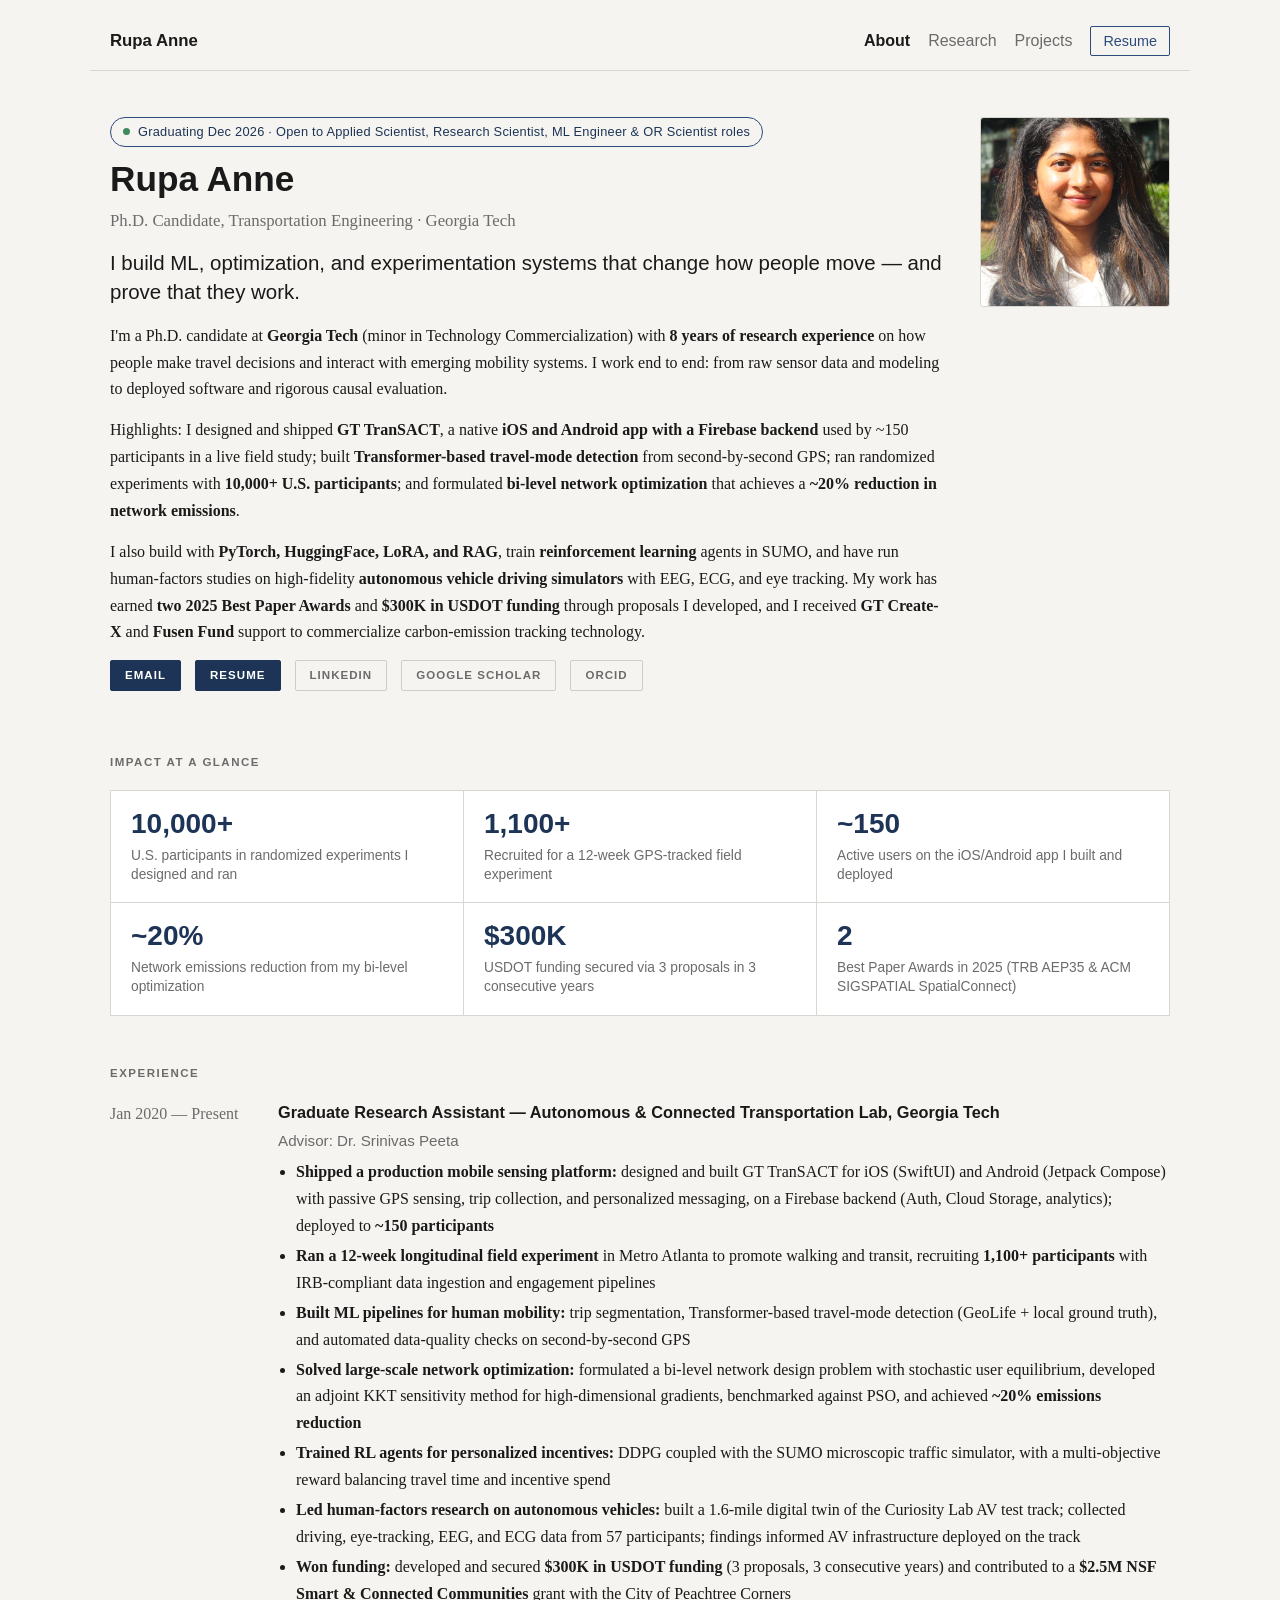
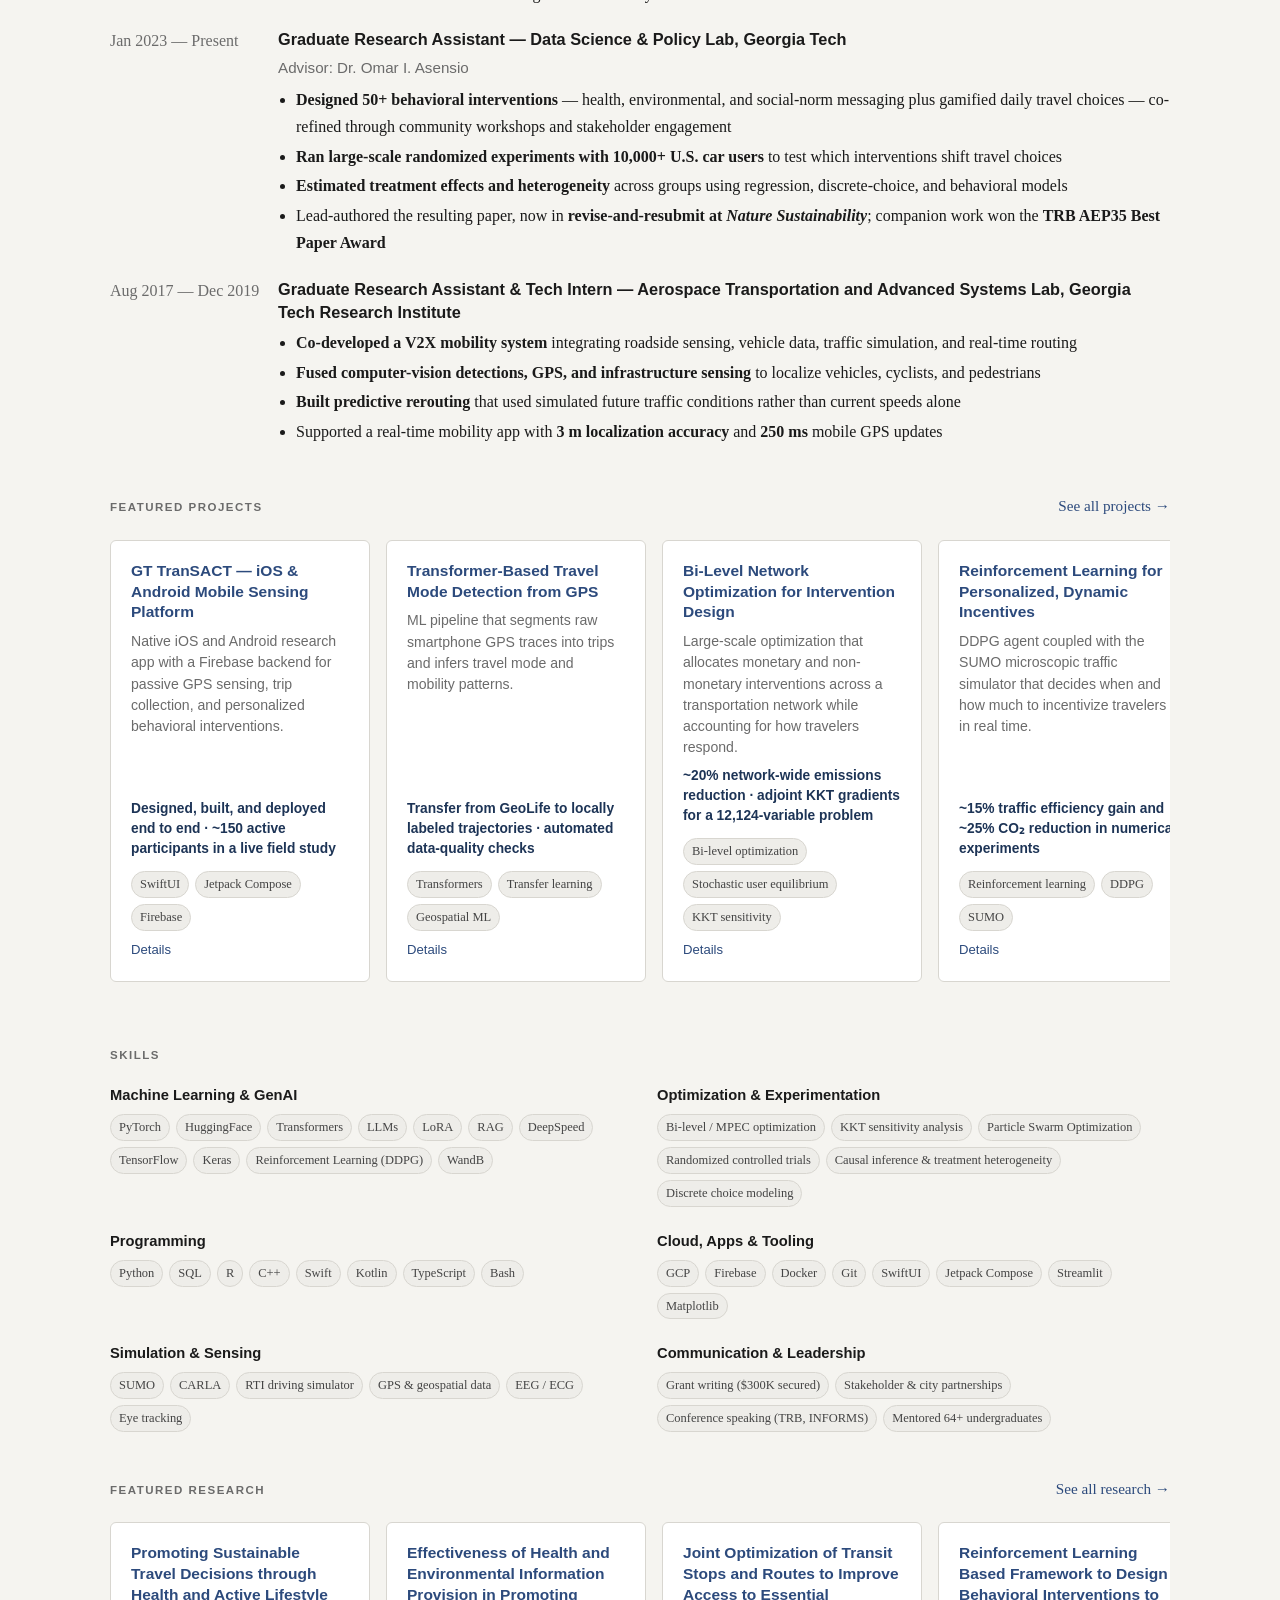
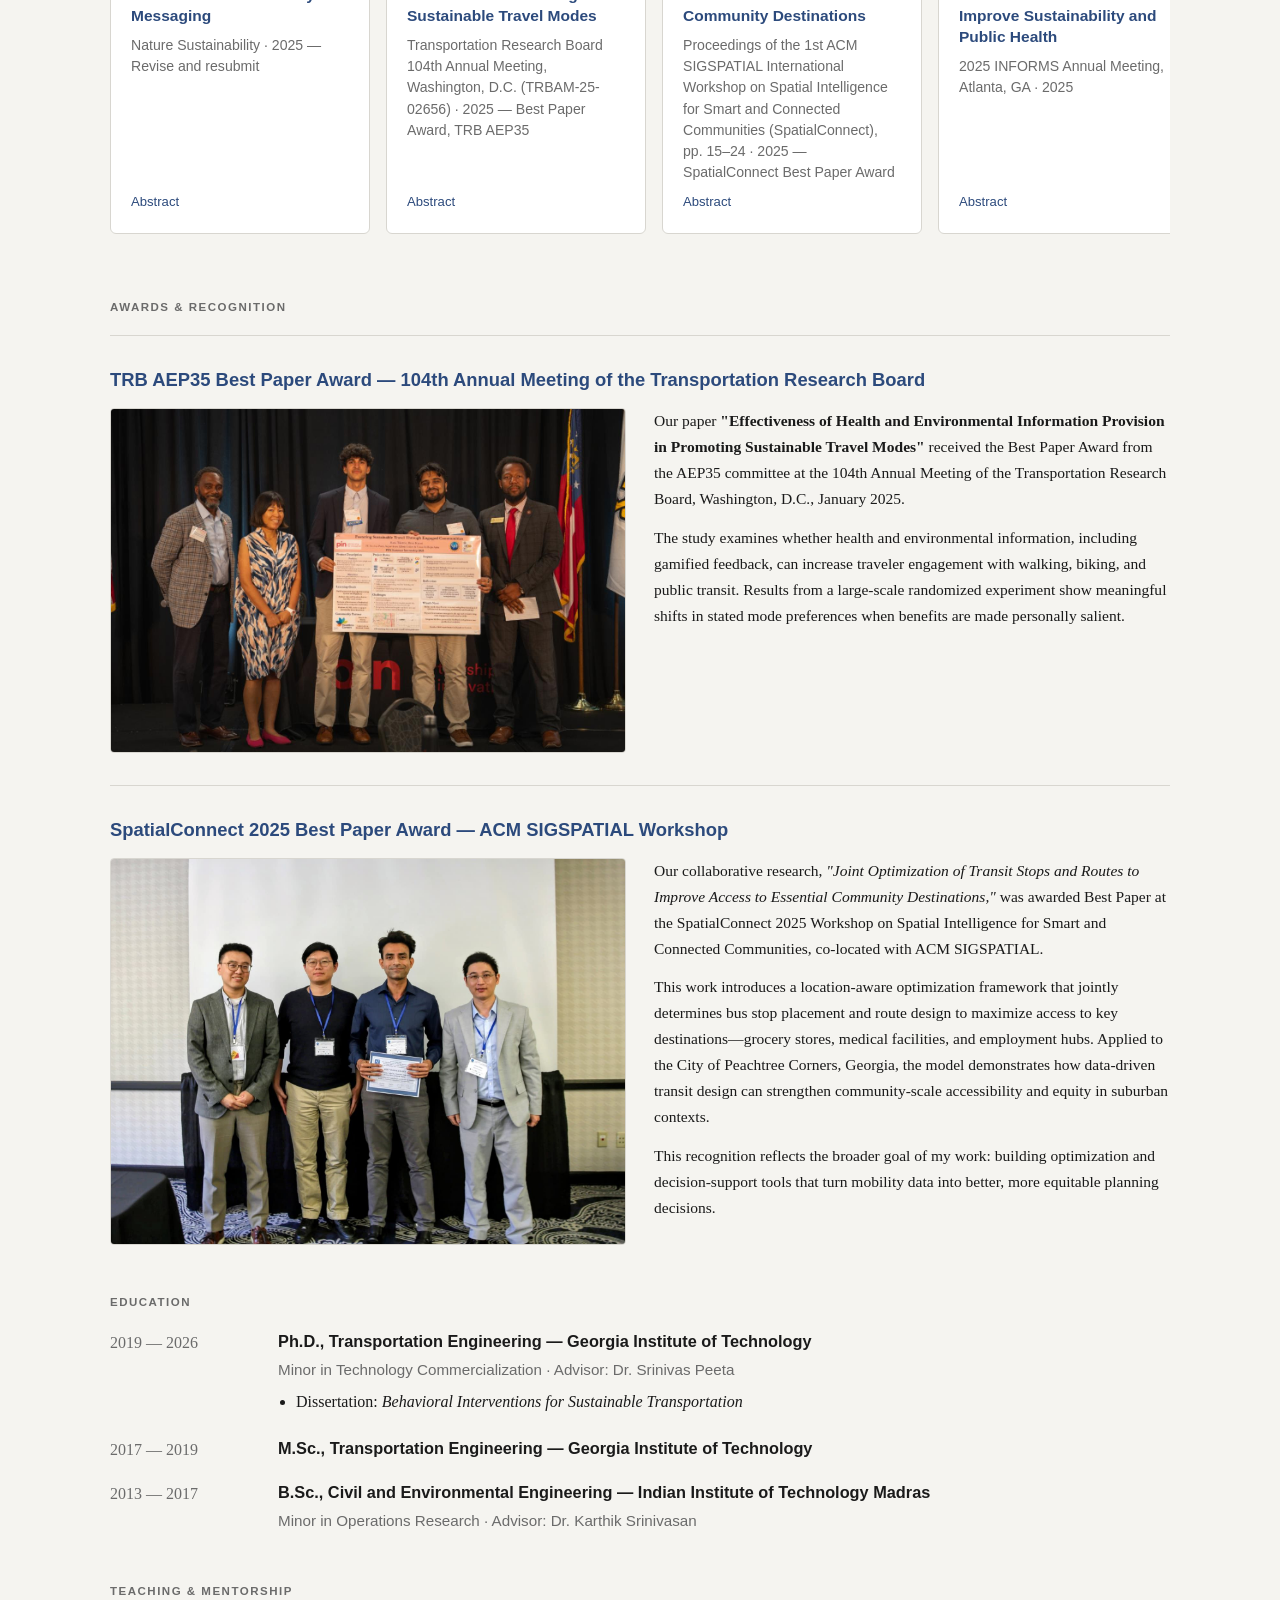
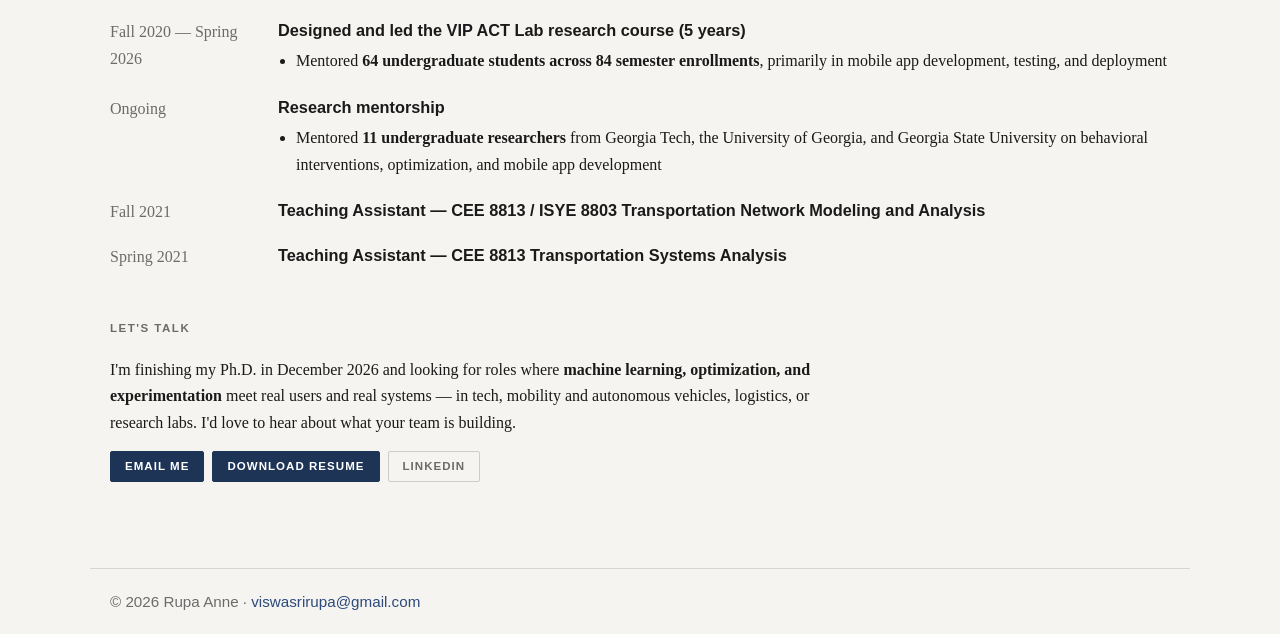
<file: index.html>
<!doctype html>
<html lang="en">
<head>
  <meta charset="utf-8" />
  <meta name="viewport" content="width=device-width, initial-scale=1" />
  <title>Rupa Anne — Applied ML, Optimization &amp; Behavioral Experimentation</title>
  <meta name="description" content="Rupa Anne (Viswa Sri Rupa Anne) — Georgia Tech Ph.D. candidate building ML, optimization, and large-scale experimentation systems for human mobility. Open to Applied Scientist, Research Scientist, ML Engineer, and OR Scientist roles." />
  <meta property="og:title" content="Rupa Anne — Applied ML, Optimization & Behavioral Experimentation" />
  <meta property="og:description" content="Georgia Tech Ph.D. candidate: production mobile sensing app, Transformer-based GPS mode detection, 10,000+ participant RCTs, and bi-level network optimization. Two 2025 Best Paper Awards." />
  <meta property="og:type" content="website" />
  <meta property="og:url" content="https://viswasrirupa.github.io/" />
  <meta property="og:image" content="https://viswasrirupa.github.io/assets/avatar.png" />
  <link rel="stylesheet" href="styles.css" />
  <link rel="icon" href="favicon.ico" />
</head>
<body data-page="home">
  <header class="site-header">
    <a class="brand" href="index.html">Rupa Anne</a>
    <nav class="nav" aria-label="Primary navigation">
      <a class="nav-link" href="index.html">About</a>
      <a class="nav-link" href="research.html">Research</a>
      <a class="nav-link" href="projects.html">Projects</a>
      <a class="nav-link nav-cta" id="nav-resume" href="assets/Rupa_Anne_Resume.pdf" target="_blank" rel="noopener">Resume</a>
    </nav>
  </header>

  <main class="container">
    <section class="intro split">
      <div>
        <p class="availability" id="profile-availability"></p>
        <h1 id="profile-name">Rupa Anne</h1>
        <p class="subtitle" id="profile-title">Ph.D. Candidate · Georgia Tech</p>
        <p class="headline" id="profile-headline"></p>
        <div id="profile-hero"></div>
        <p class="link-row" id="profile-links"></p>
      </div>
      <figure class="portrait-wrap">
        <img src="assets/avatar.png" alt="Portrait of Rupa Anne" class="portrait" />
      </figure>
    </section>

    <section class="section" aria-label="Impact at a glance">
      <h2>Impact at a Glance</h2>
      <div class="stats" id="stats-list"></div>
    </section>

    <section class="section">
      <h2>Experience</h2>
      <div class="timeline-lite" id="experience-list"></div>
    </section>

    <section class="section">
      <div class="section-heading-line">
        <h2>Featured Projects</h2>
        <a href="projects.html">See all projects →</a>
      </div>
      <div class="card-scroll" id="featured-projects"></div>
    </section>

    <section class="section">
      <h2>Skills</h2>
      <div class="skills" id="skills-list"></div>
    </section>

    <section class="section">
      <div class="section-heading-line">
        <h2>Featured Research</h2>
        <a href="research.html">See all research →</a>
      </div>
      <div class="card-scroll" id="featured-publications"></div>
    </section>

    <section class="section" id="awards-section">
      <h2>Awards &amp; Recognition</h2>
      <div id="awards-list"></div>
    </section>

    <section class="section">
      <h2>Education</h2>
      <div class="timeline-lite" id="education-list"></div>
    </section>

    <section class="section">
      <h2>Teaching &amp; Mentorship</h2>
      <div class="timeline-lite" id="teaching-list"></div>
    </section>

    <section class="section contact-cta">
      <h2>Let's Talk</h2>
      <p id="contact-text"></p>
      <p class="entry-links" id="contact-links"></p>
    </section>
  </main>

  <footer class="site-footer">© <span id="year"></span> Rupa Anne · <a href="mailto:viswasrirupa@gmail.com">viswasrirupa@gmail.com</a></footer>
  <script src="script.js"></script>
</body>
</html>
</file>
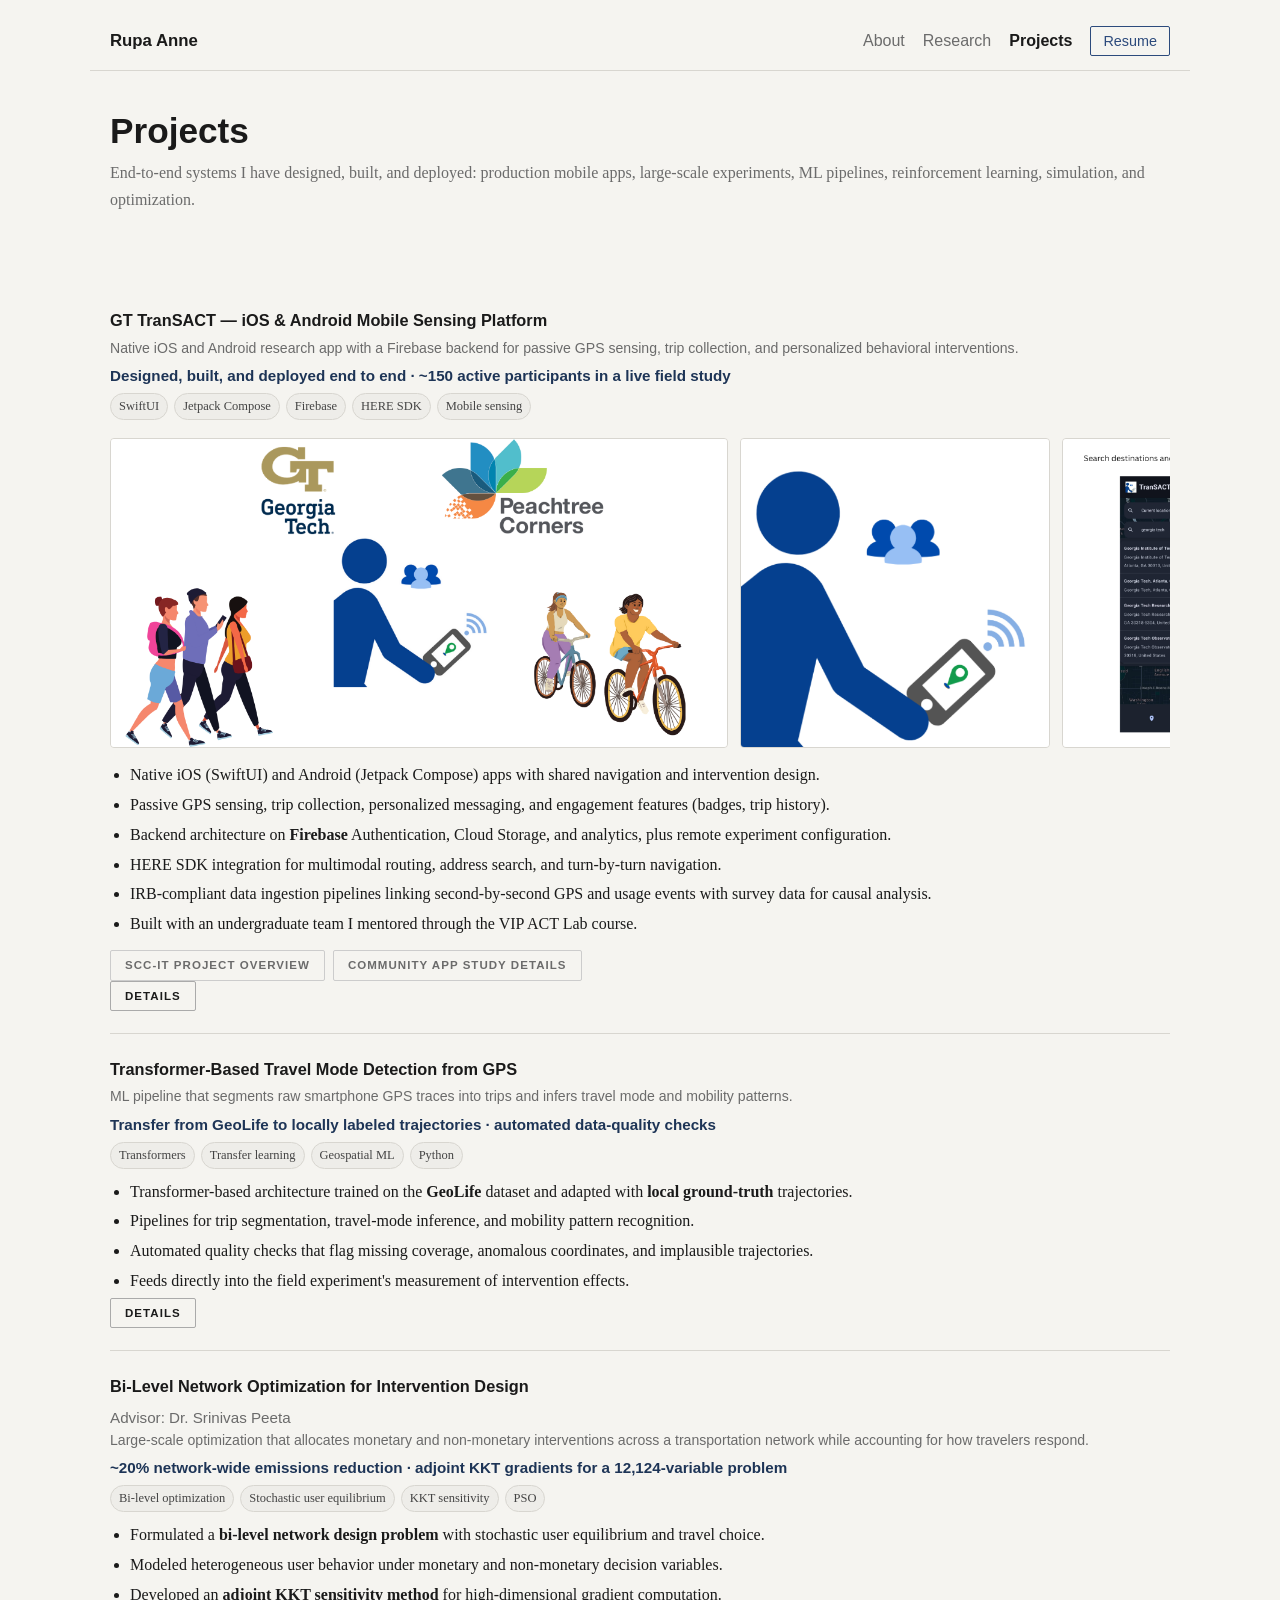
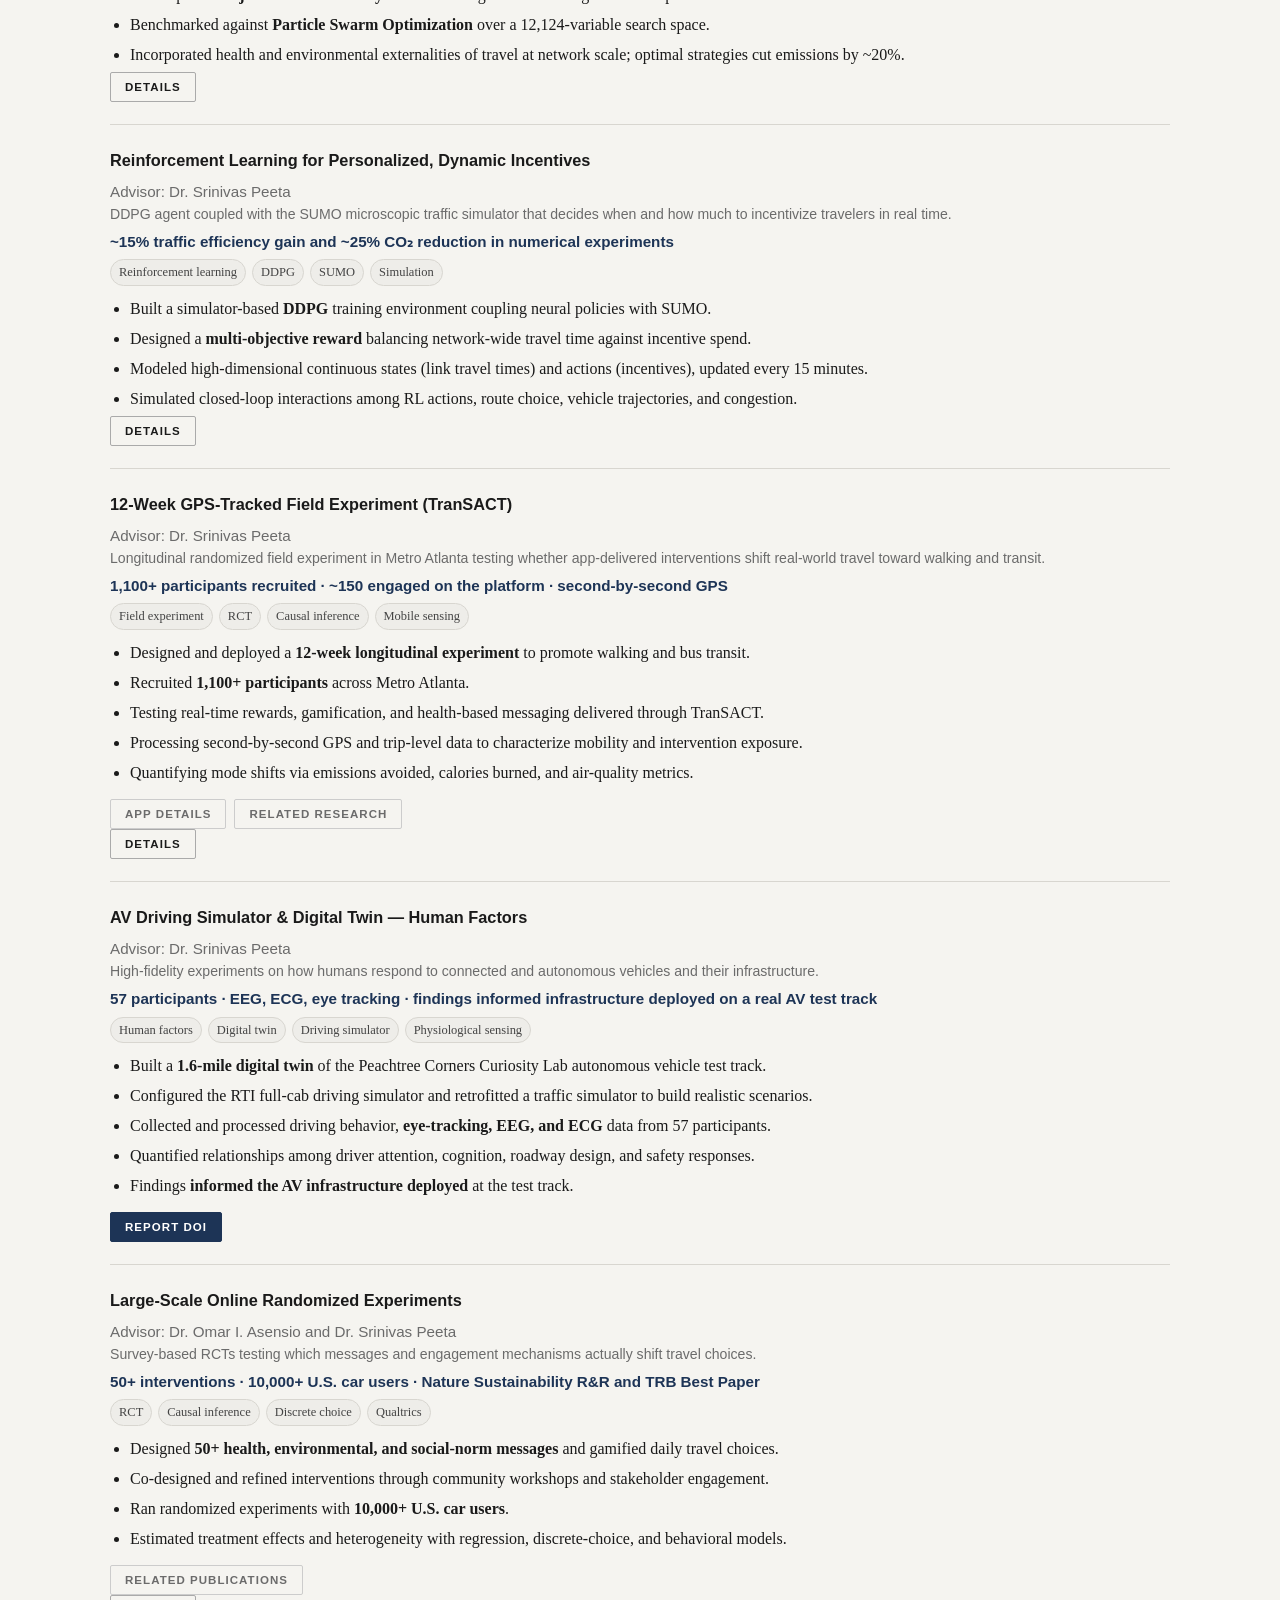
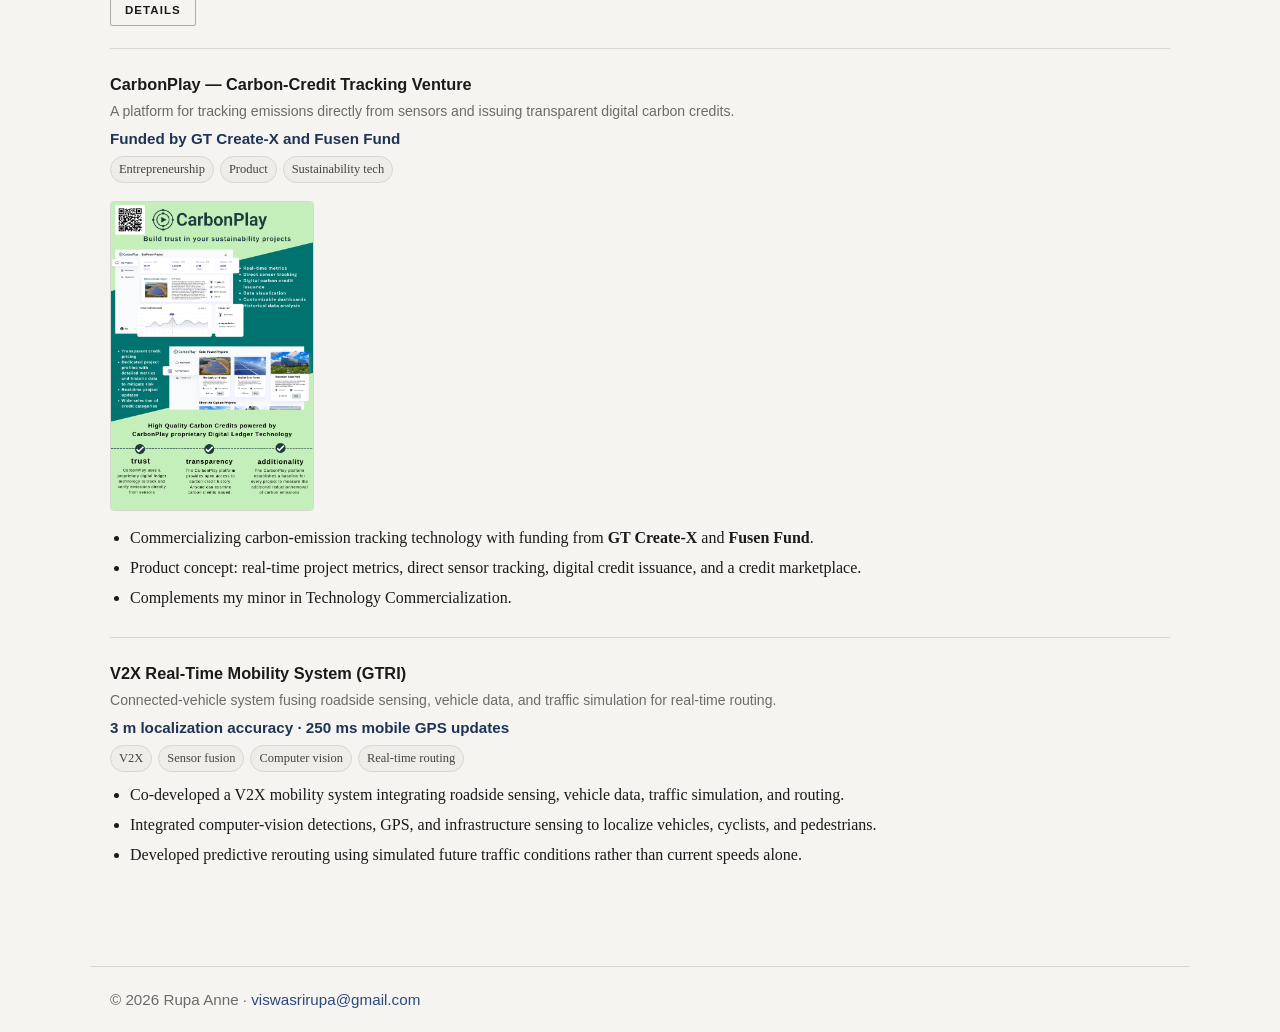
<file: projects.html>
<!doctype html>
<html lang="en">
<head>
  <meta charset="utf-8" />
  <meta name="viewport" content="width=device-width, initial-scale=1" />
  <title>Projects — Rupa Anne</title>
  <link rel="stylesheet" href="styles.css" />
  <link rel="icon" href="favicon.ico" />
</head>
<body data-page="projects">
  <header class="site-header">
    <a class="brand" href="index.html">Rupa Anne</a>
    <nav class="nav" aria-label="Primary navigation">
      <a class="nav-link" href="index.html">About</a>
      <a class="nav-link" href="research.html">Research</a>
      <a class="nav-link" href="projects.html">Projects</a>
      <a class="nav-link nav-cta" href="assets/Rupa_Anne_Resume.pdf" target="_blank" rel="noopener">Resume</a>
    </nav>
  </header>

  <main class="container">
    <section class="page-head">
      <h1>Projects</h1>
      <p class="muted">End-to-end systems I have designed, built, and deployed: production mobile apps, large-scale experiments, ML pipelines, reinforcement learning, simulation, and optimization.</p>
    </section>

    <section class="section">
      <div class="entry-list" id="project-list"></div>
    </section>
  </main>

  <footer class="site-footer">© <span id="year"></span> Rupa Anne · <a href="mailto:viswasrirupa@gmail.com">viswasrirupa@gmail.com</a></footer>
  <script src="script.js"></script>
</body>
</html>
</file>
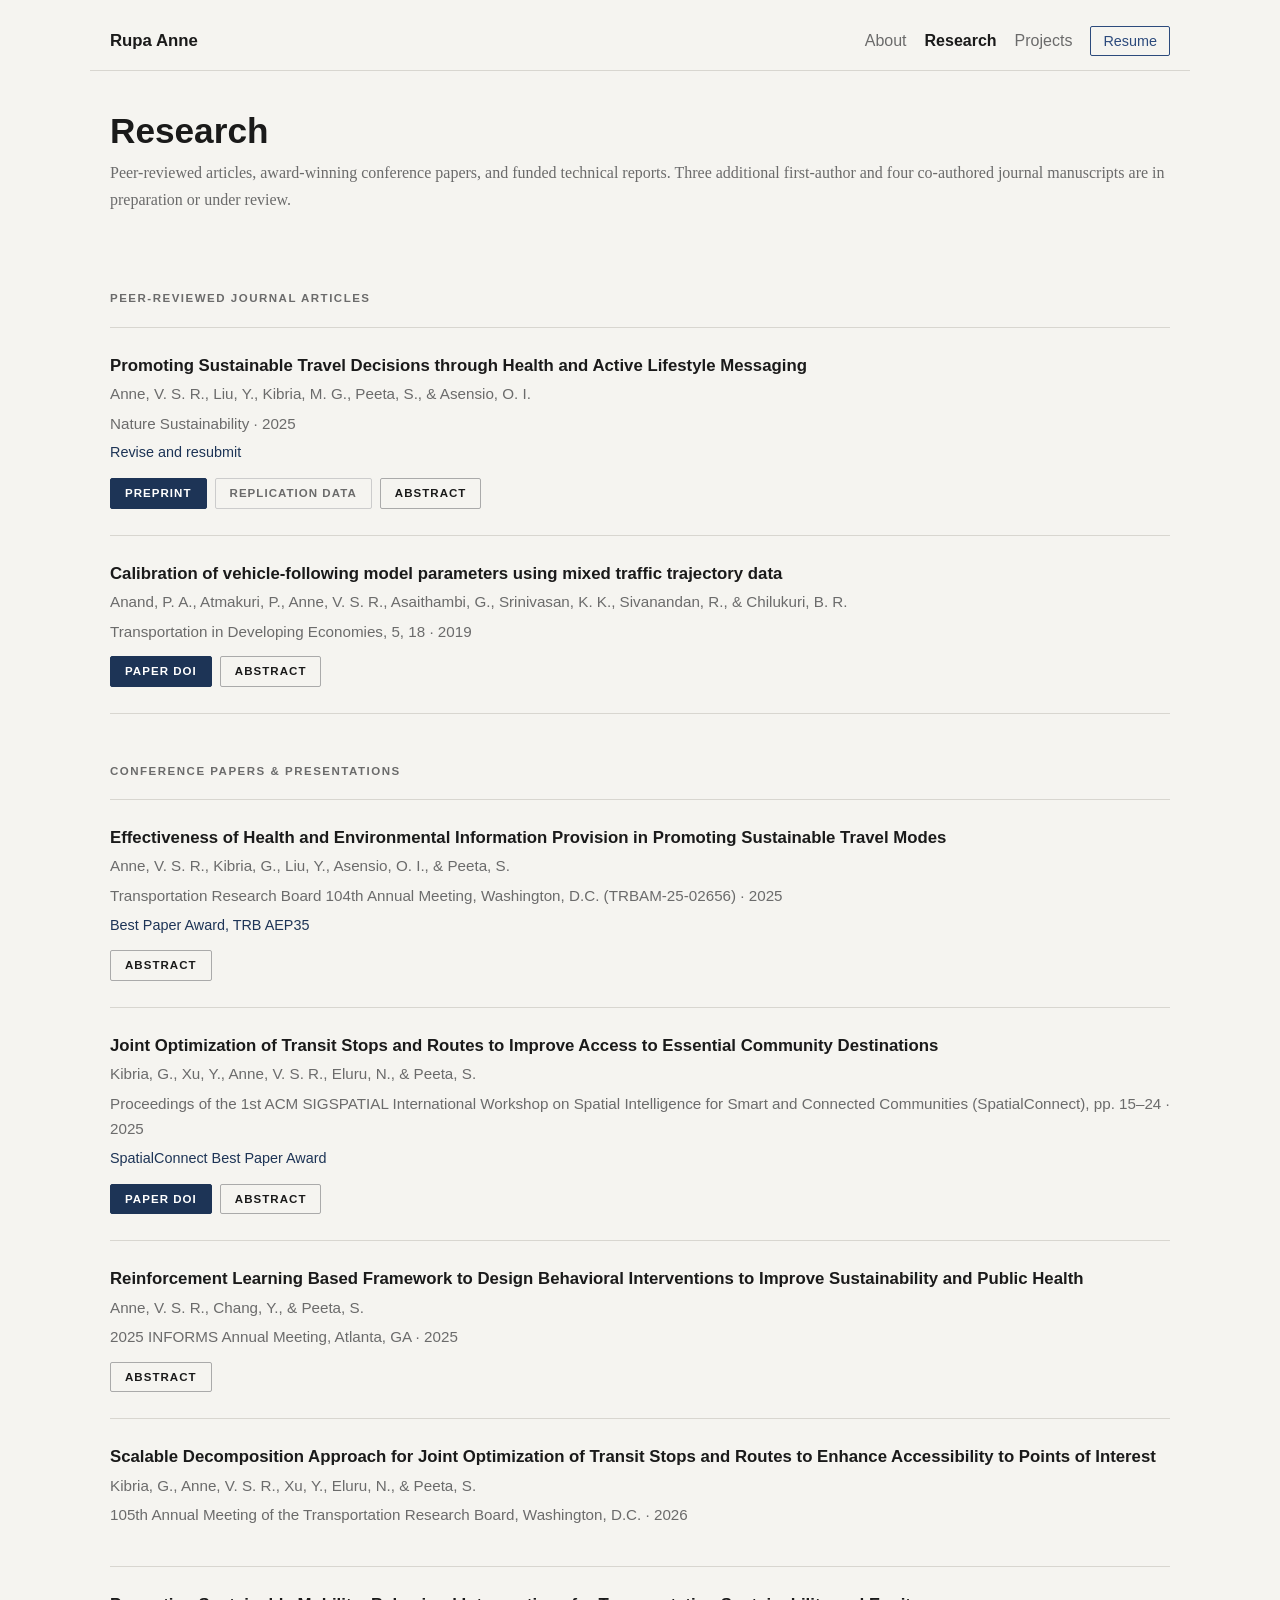
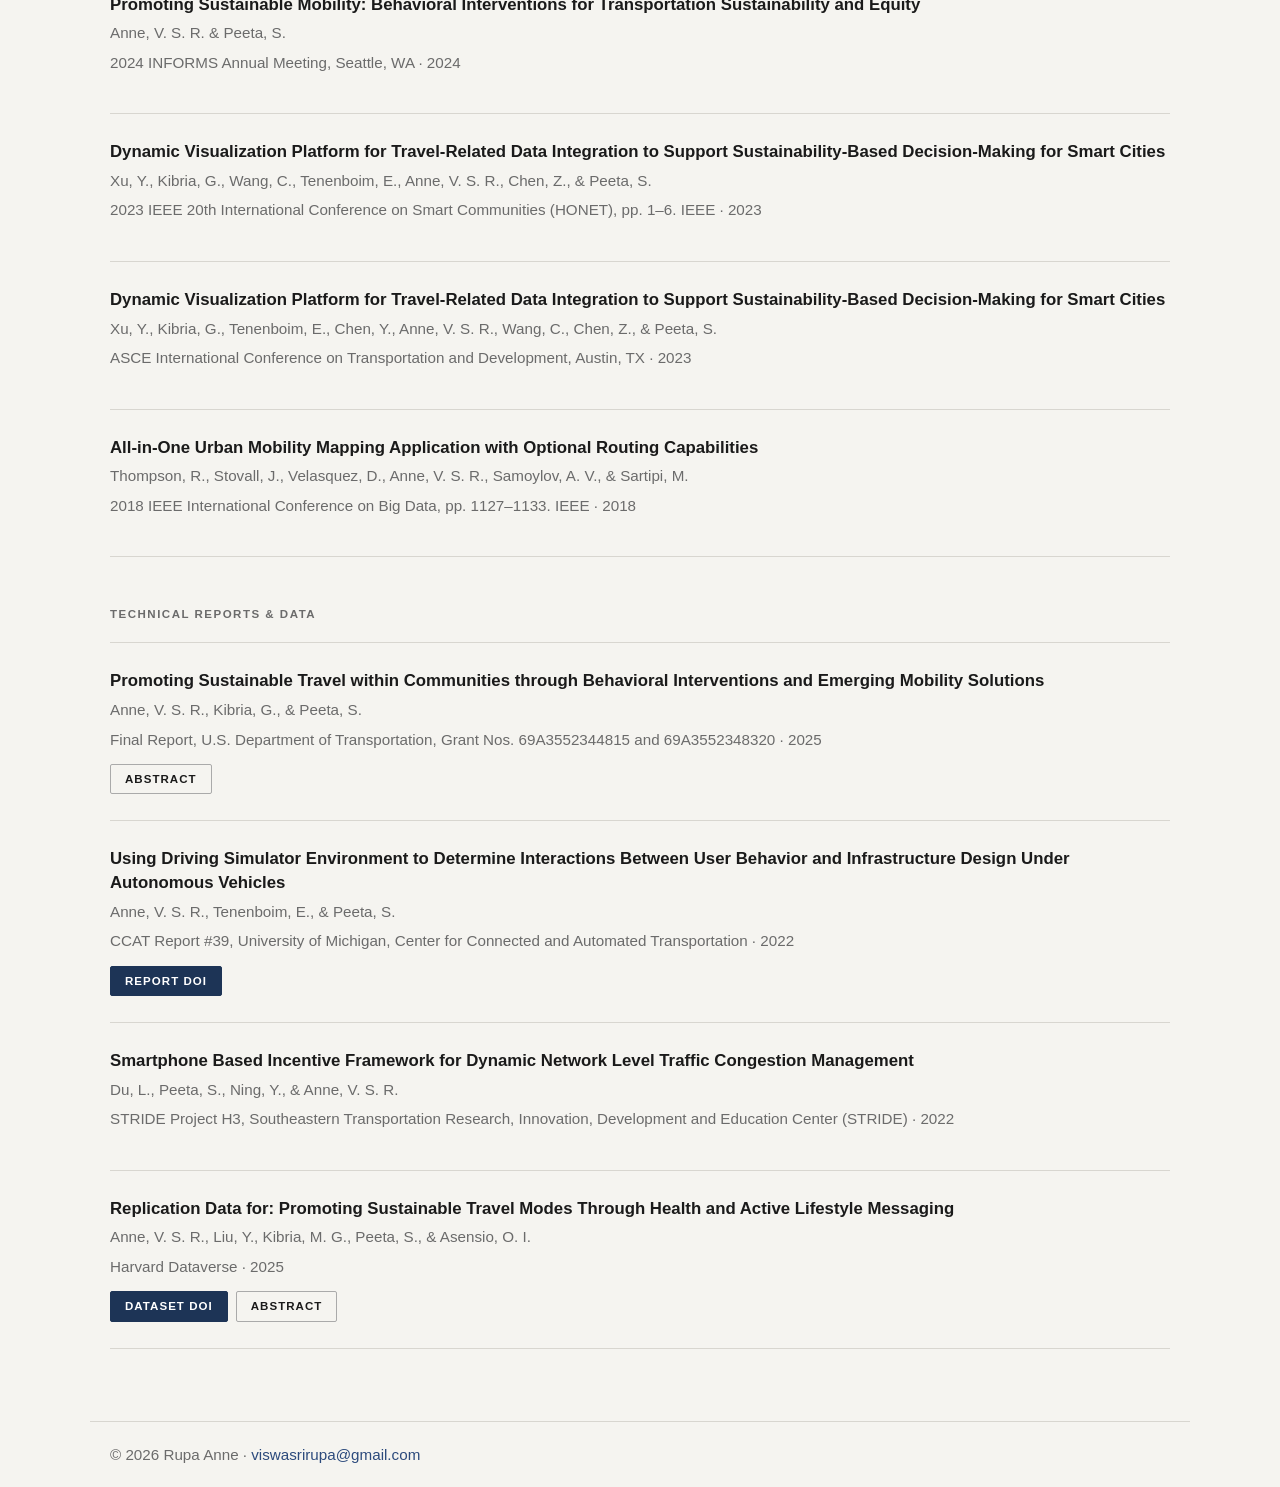
<file: research.html>
<!doctype html>
<html lang="en">
<head>
  <meta charset="utf-8" />
  <meta name="viewport" content="width=device-width, initial-scale=1" />
  <title>Research — Rupa Anne</title>
  <link rel="stylesheet" href="styles.css" />
  <link rel="icon" href="favicon.ico" />
</head>
<body data-page="research">
  <header class="site-header">
    <a class="brand" href="index.html">Rupa Anne</a>
    <nav class="nav" aria-label="Primary navigation">
      <a class="nav-link" href="index.html">About</a>
      <a class="nav-link" href="research.html">Research</a>
      <a class="nav-link" href="projects.html">Projects</a>
      <a class="nav-link nav-cta" href="assets/Rupa_Anne_Resume.pdf" target="_blank" rel="noopener">Resume</a>
    </nav>
  </header>

  <main class="container">
    <section class="page-head">
      <h1>Research</h1>
      <p class="muted">Peer-reviewed articles, award-winning conference papers, and funded technical reports. Three additional first-author and four co-authored journal manuscripts are in preparation or under review.</p>
    </section>

    <section class="section" id="journal">
      <h2>Peer-Reviewed Journal Articles</h2>
      <div class="entry-list" id="journal-list"></div>
    </section>

    <section class="section" id="conference">
      <h2>Conference Papers & Presentations</h2>
      <div class="entry-list" id="conference-list"></div>
    </section>

    <section class="section" id="report">
      <h2>Technical Reports & Data</h2>
      <div class="entry-list" id="report-list"></div>
    </section>
  </main>

  <footer class="site-footer">© <span id="year"></span> Rupa Anne · <a href="mailto:viswasrirupa@gmail.com">viswasrirupa@gmail.com</a></footer>
  <script src="script.js"></script>
</body>
</html>
</file>
<file: styles.css>
:root{
  --bg:#f5f4f0;
  --text:#1a1a1a;
  --muted:#6b6b6b;
  --faint:#8a8a8a;
  --line:#d8d6d0;
  --soft:#eeede9;
  --accent:#2c4a7c;
  --accent-dark:#1d3456;
  --btn-fill:#1d3456;
  --max:1100px;
}
*{box-sizing:border-box}
html{scroll-behavior:smooth}
body{
  margin:0;
  background:var(--bg);
  color:var(--text);
  font-family:"Georgia", "Times New Roman", serif;
  /* font-family: Garamond, Baskerville, "Baskerville Old Face", "Hoefler Text", "Times New Roman", serif; */
  line-height:1.68;
  font-size:16px;
}
a{color:var(--accent);text-decoration:none}
a:hover{text-decoration:underline}
/* nav + body use sans-serif; only content prose uses serif */
.site-header, nav, .nav-link, .brand, .site-footer, .section-label, .btn-outline, .btn-fill, .btn-light, button{
  font-family: "Helvetica Neue", Arial, sans-serif;
}
.site-header{
  max-width:var(--max);
  margin:0 auto;
  padding:26px 20px 14px;
  display:flex;
  justify-content:space-between;
  align-items:center;
  border-bottom:1px solid var(--line);
}
.brand{font-size:1.05rem;font-weight:700;color:var(--text)}
.nav{display:flex;gap:18px;align-items:center;flex-wrap:wrap}
.nav-link{color:var(--muted)}
.nav-link.active{color:var(--text);font-weight:700}
.container{max-width:var(--max);margin:0 auto;padding:28px 20px 64px}
.intro{padding:18px 0 8px}
.split{display:grid;grid-template-columns:1fr 190px;gap:34px;align-items:start}
.eyebrow{margin:0 0 6px;color:var(--muted)}
h1{font-size:2.2rem;line-height:1.15;margin:0 0 8px;font-weight:700;font-family:"Helvetica Neue",Arial,sans-serif}
h2{font-size:.72rem;font-weight:600;letter-spacing:.13em;text-transform:uppercase;color:var(--muted);margin:0 0 18px;padding-top:4px;font-family:"Helvetica Neue",Arial,sans-serif}
h3{font-size:1.02rem;margin:0 0 3px;font-family:"Helvetica Neue",Arial,sans-serif}
p{margin:0 0 14px}.subtitle{color:var(--muted);font-size:1.05rem}.muted{color:var(--muted)}
.portrait-wrap{margin:0}.portrait{width:190px;height:190px;object-fit:cover;border-radius:3px;border:1px solid var(--line)}
.link-row{display:flex;gap:10px 14px;flex-wrap:wrap;margin-top:12px}.link-row a{white-space:nowrap}
.section{padding:36px 0 8px;border-top:none}.page-head{padding:12px 0 22px}.section-heading-line{display:flex;justify-content:space-between;gap:18px;align-items:baseline}.section-heading-line a{font-size:.95rem}
.news-list{list-style:none;padding:0;margin:0}.news-list li{display:grid;grid-template-columns:78px 1fr;gap:14px;margin:0 0 8px}.news-date{color:var(--muted)}
.entry-list{display:grid;gap:0}.entry{position:relative;padding:26px 0;border-bottom:1px solid var(--line)}.entry:first-child{border-top:1px solid var(--line)}.entry-title{font-weight:700;color:var(--text);font-size:1.05rem;line-height:1.4;font-family:"Helvetica Neue",Arial,sans-serif}.entry-meta{color:var(--muted);margin:4px 0 0;font-size:.95rem;font-family:"Helvetica Neue",Arial,sans-serif}.entry-status{display:inline-block;color:var(--accent-dark);font-size:.9rem;margin-top:4px;font-family:"Helvetica Neue",Arial,sans-serif}.entry-links{display:flex;gap:8px;flex-wrap:wrap;margin-top:12px}
/* Button styles matching target aesthetic */
.btn-outline,.btn-fill,.btn-light{
  display:inline-block;
  font-size:.72rem;
  font-weight:600;
  letter-spacing:.09em;
  text-transform:uppercase;
  padding:5px 14px;
  border-radius:2px;
  cursor:pointer;
  text-decoration:none;
  white-space:nowrap;
  line-height:1.6;
  font-family:"Helvetica Neue",Arial,sans-serif;
}
.btn-outline{border:1.5px solid #aaa;color:var(--text);background:transparent}
.btn-outline:hover{border-color:var(--text);text-decoration:none}
.btn-fill{background:var(--btn-fill);color:#fff;border:1.5px solid var(--btn-fill)}
.btn-fill:hover{background:var(--accent-dark);border-color:var(--accent-dark);text-decoration:none;color:#fff}
.btn-light{border:1.5px solid #ccc;color:var(--muted);background:transparent}
.btn-light:hover{border-color:var(--muted);color:var(--text);text-decoration:none}
details.abstract{display:inline-block;margin-top:0;vertical-align:middle}details.abstract summary{list-style:none}details.abstract summary::-webkit-details-marker{display:none}details.abstract p{margin:12px 0 0;color:var(--text);font-size:.96rem;font-family:"Georgia","Times New Roman",serif}
/* horizontal card scroll row */
.card-scroll{display:flex;gap:16px;overflow-x:auto;padding:4px 2px 16px;scroll-snap-type:x mandatory;-webkit-overflow-scrolling:touch}
.card-scroll::-webkit-scrollbar{height:4px}.card-scroll::-webkit-scrollbar-track{background:transparent}.card-scroll::-webkit-scrollbar-thumb{background:var(--line);border-radius:2px}
.preview-card{flex:0 0 260px;scroll-snap-align:start;background:#fff;border:1px solid var(--line);border-radius:6px;padding:20px;display:flex;flex-direction:column;gap:8px}
.preview-card .entry-title{font-size:.97rem;font-weight:700;font-family:"Helvetica Neue",Arial,sans-serif;color:var(--accent);line-height:1.35}
.preview-card .entry-title a{color:var(--accent)}
.tagline{color:var(--muted);margin:0;font-size:.88rem;font-family:"Helvetica Neue",Arial,sans-serif;line-height:1.5;flex:1}
.tags{display:flex;gap:6px;flex-wrap:wrap;margin-top:4px}.tag{font-size:.78rem;color:#444;background:var(--soft);border:1px solid var(--line);border-radius:999px;padding:2px 8px}
.card-link{font-size:.82rem;color:var(--accent);font-family:"Helvetica Neue",Arial,sans-serif;margin-top:auto}
/* award entries */
.award-entry{padding:32px 0;border-top:1px solid var(--line)}
.award-entry:last-child{padding-bottom:0}
.award-title{font-size:1.15rem;font-weight:700;color:var(--accent);margin:0 0 16px;font-family:"Helvetica Neue",Arial,sans-serif;line-height:1.3}
.award-body{display:grid;grid-template-columns:1fr 1fr;gap:28px;align-items:start}
.award-body.no-image{grid-template-columns:1fr}
.award-img{width:100%;border-radius:4px;border:1px solid var(--line);object-fit:cover}
.award-text p{margin:0 0 12px;font-size:.97rem}
.award-text p:last-child{margin-bottom:0}
@media(max-width:720px){.award-body{grid-template-columns:1fr}.card-scroll{gap:12px}.preview-card{flex:0 0 220px}}
.project-entry{padding-bottom:22px;border-bottom:1px solid var(--line)}.project-entry:last-child{border-bottom:0}.project-tags{margin:6px 0 10px}.project-items{margin:8px 0 0;padding-left:20px}.project-items li{margin:3px 0}.project-gallery{display:flex;gap:12px;overflow-x:auto;padding:8px 0 4px;margin:10px 0}.project-gallery img{height:310px;width:auto;max-width:none;border:1px solid var(--line);border-radius:4px;object-fit:contain;background:var(--soft)}
.timeline-lite{display:grid;gap:18px}.timeline-item{display:grid;grid-template-columns:150px 1fr;gap:18px}.when{color:var(--muted)}.timeline-item ul{margin:6px 0 0;padding-left:18px}
.site-footer{max-width:var(--max);margin:0 auto;padding:20px;border-top:1px solid var(--line);color:var(--muted);font-size:.95rem}
@media(max-width:720px){.site-header{display:block}.nav{margin-top:10px}.split{grid-template-columns:1fr}.portrait{width:160px;height:160px}.timeline-item,.news-list li{grid-template-columns:1fr;gap:2px}.section-heading-line{display:block}.project-gallery img{height:250px}}
.abstract-panel {
  flex-basis: 100%;
  margin-top: 0.75rem;
}

.abstract-panel p {
  margin: 0;
}
/* ---- hiring-focused additions ---- */
.availability{display:inline-block;margin:0 0 12px;padding:3px 12px;border:1px solid var(--accent);border-radius:999px;color:var(--accent-dark);font-size:.8rem;font-family:"Helvetica Neue",Arial,sans-serif;letter-spacing:.02em}
.availability::before{content:"";display:inline-block;width:7px;height:7px;border-radius:50%;background:#3d8b5a;margin-right:8px;vertical-align:1px}
.headline{font-size:1.28rem;line-height:1.4;margin:6px 0 16px;color:var(--text);font-family:"Helvetica Neue",Arial,sans-serif;font-weight:500}
.nav-cta{border:1.5px solid var(--accent);color:var(--accent);padding:2px 12px;border-radius:2px;font-size:.9rem}
.nav-cta:hover{background:var(--accent);color:#fff;text-decoration:none}
.stats{display:grid;grid-template-columns:repeat(3,1fr);gap:0;border-top:1px solid var(--line);border-left:1px solid var(--line)}
.stat{padding:18px 20px;border-right:1px solid var(--line);border-bottom:1px solid var(--line);background:#fff}
.stat-value{font-family:"Helvetica Neue",Arial,sans-serif;font-size:1.75rem;font-weight:700;color:var(--accent-dark);line-height:1.1}
.stat-label{font-family:"Helvetica Neue",Arial,sans-serif;font-size:.86rem;color:var(--muted);margin-top:6px;line-height:1.4}
.skills{display:grid;grid-template-columns:repeat(2,1fr);gap:22px 34px}
.skill-group h3{font-size:.92rem;margin-bottom:6px}
.impact{margin:0;font-size:.86rem;color:var(--accent-dark);font-family:"Helvetica Neue",Arial,sans-serif;font-weight:600;line-height:1.45}
.project-entry .impact{margin:6px 0 4px;font-size:.95rem}
.timeline-item h3{line-height:1.4}
.timeline-item li{margin:3px 0}
.contact-cta p{max-width:720px}
@media(max-width:720px){.stats{grid-template-columns:repeat(2,1fr)}.skills{grid-template-columns:1fr}.headline{font-size:1.12rem}.stat-value{font-size:1.45rem}}
.entry-list>*{min-width:0}.project-entry{padding-top:22px}
@media(max-width:720px){.availability{border-radius:8px}}
</file>
